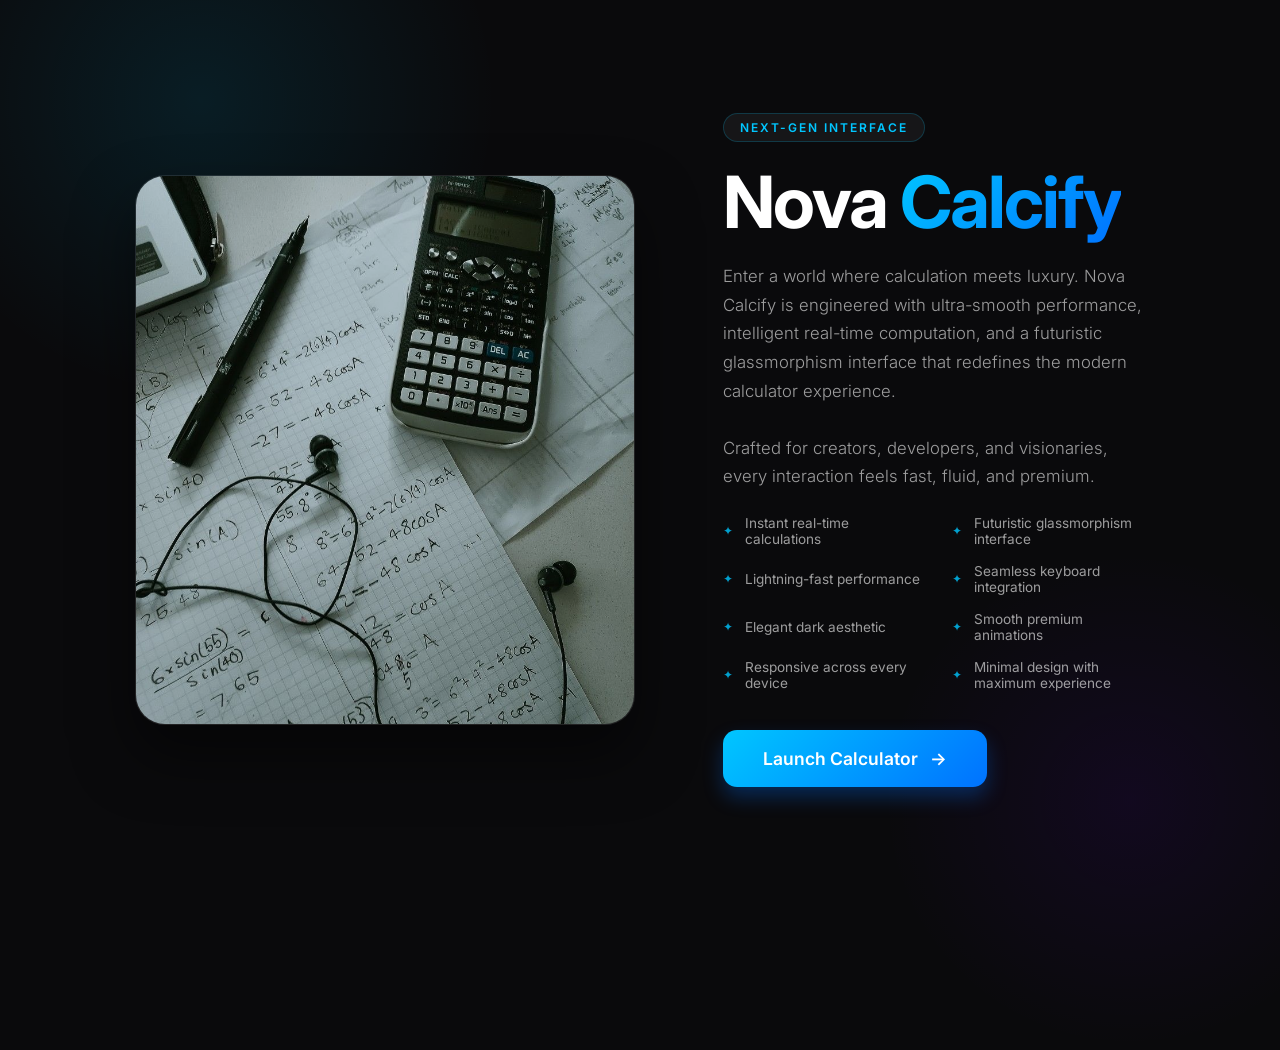
<file: Calculator/index.html>
<!DOCTYPE html>
<html lang="en">

<head>
    <meta charset="UTF-8">
    <meta name="viewport" content="width=device-width, initial-scale=1.0">
    <title>Nova Calcify | Premium Computation</title>
    <link href="https://fonts.googleapis.com/css2?family=Inter:wght@300;400;500;600;700&display=swap" rel="stylesheet">
    <link rel="stylesheet" href="style.css">
</head>

<body>
    <!-- Intro Page -->
    <div id="intro-page" class="intro-page">
        <div class="intro-container">
            <div class="intro-left">
                <div class="image-wrapper">
                    <img src="calcify.png" alt="Premium Calculator Preview">
                </div>
            </div>
            <div class="intro-right">
                <div class="badge">Next-Gen Interface</div>
                <h1>Nova <span>Calcify</span></h1>
                <p class="description">
                    Enter a world where calculation meets luxury. Nova Calcify is engineered with ultra-smooth performance, intelligent real-time computation, and a futuristic glassmorphism interface that redefines the modern calculator experience.
                    <br><br>
                    Crafted for creators, developers, and visionaries, every interaction feels fast, fluid, and premium.
                </p>
                <div class="features-list">
                    <div class="feature-item">
                        <span class="icon">✦</span>
                        <span>Instant real-time calculations</span>
                    </div>
                    <div class="feature-item">
                        <span class="icon">✦</span>
                        <span>Futuristic glassmorphism interface</span>
                    </div>
                    <div class="feature-item">
                        <span class="icon">✦</span>
                        <span>Lightning-fast performance</span>
                    </div>
                    <div class="feature-item">
                        <span class="icon">✦</span>
                        <span>Seamless keyboard integration</span>
                    </div>
                    <div class="feature-item">
                        <span class="icon">✦</span>
                        <span>Elegant dark aesthetic</span>
                    </div>
                    <div class="feature-item">
                        <span class="icon">✦</span>
                        <span>Smooth premium animations</span>
                    </div>
                    <div class="feature-item">
                        <span class="icon">✦</span>
                        <span>Responsive across every device</span>
                    </div>
                    <div class="feature-item">
                        <span class="icon">✦</span>
                        <span>Minimal design with maximum experience</span>
                    </div>
                </div>
                <button id="launch-btn" class="launch-btn">
                    Launch Calculator
                    <span class="arrow">→</span>
                </button>
            </div>
        </div>
    </div>

    <!-- Calculator Page -->
    <div id="calculator-page" class="calculator-page hidden">
        <div class="calculator-container">
            <div class="calculator-glass">
                <div class="brand-name">Nova Calcify</div>
                <div class="output">
                    <div class="previous-operand" data-previous-operand></div>
                    <div class="current-operand" data-current-operand>0</div>
                </div>

                <button class="span-two action-btn clear-btn" data-all-clear>AC</button>
                <button class="action-btn del-btn" data-delete>DEL</button>
                <button class="operator" data-operation>÷</button>

                <button data-number>7</button>
                <button data-number>8</button>
                <button data-number>9</button>
                <button class="operator" data-operation>×</button>

                <button data-number>4</button>
                <button data-number>5</button>
                <button data-number>6</button>
                <button class="operator" data-operation>−</button>

                <button data-number>1</button>
                <button data-number>2</button>
                <button data-number>3</button>
                <button class="operator" data-operation>+</button>

                <button data-number>.</button>
                <button data-number>0</button>
                <button class="span-two equals-btn" data-equals>=</button>
            </div>
            <button id="back-btn" class="back-btn">← Back to Intro</button>
        </div>
    </div>

    <script src="script.js"></script>
</body>

</html>
</file>
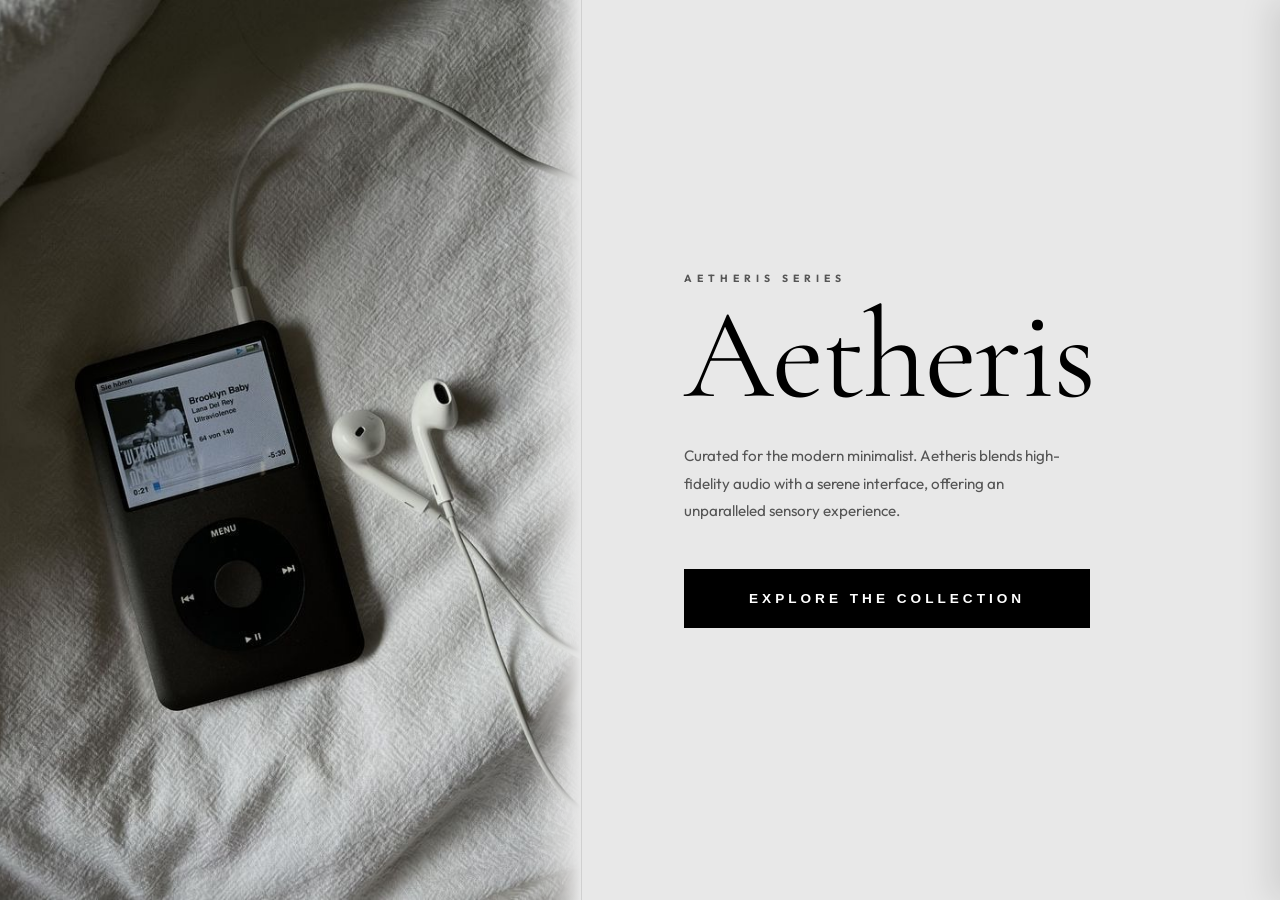
<file: CodeAlpha_Music-Player/index.html>
<!DOCTYPE html>
<html lang="en">

<head>
    <meta charset="UTF-8">
    <meta name="viewport" content="width=device-width, initial-scale=1.0">
    <title>Aetheris - Pure Sound, Refined.</title>
    <meta name="description"
        content="Experience Aetheris: A minimalist music journey defined by pure sound and refined aesthetics.">
    <link rel="stylesheet" href="style.css">
    <!-- Google Fonts -->
    <link
        href="https://fonts.googleapis.com/css2?family=Outfit:wght@300;400;600;800&family=Cormorant+Garamond:ital,wght@0,400;0,700;1,400&family=Syncopate:wght@400;700;800&display=swap"
        rel="stylesheet">
    <!-- Font Awesome -->
    <link rel="stylesheet" href="https://cdnjs.cloudflare.com/ajax/libs/font-awesome/6.4.0/css/all.min.css">
</head>

<body>
    <!-- Global Background (Organic Grain Texture) -->
    <div class="grain-overlay"></div>
    <div class="dynamic-bg" id="dynamic-bg"></div>

    <!-- 1. MINIMALIST SPLIT LANDING PAGE -->
    <section id="landing-page" class="view-section active split-view">
        <div class="landing-left">
            <div class="image-frame">
                <img src="image1.png" alt="Aetheris Minimalist" class="hero-image">
                <div class="image-mask"></div>
            </div>
        </div>
        <div class="landing-right">
            <div class="landing-content">
                <div class="brand-badge-minimal">AETHERIS SERIES</div>
                <h1 class="landing-title-refined">Aetheris</h1>
                <div class="aesthetic-info">
                    <p class="branding-statement">Curated for the modern minimalist. Aetheris blends high-fidelity audio
                        with a serene interface, offering an unparalleled sensory experience.</p>
                </div>
                <button id="enter-btn" class="enter-btn-aesthetic">
                    <span>EXPLORE THE COLLECTION</span>
                </button>
            </div>
        </div>
    </section>

    <!-- 2. PLAYER VIEW SECTION -->
    <section id="player-view" class="view-section">
        <div class="player-container-refined">
            <nav class="top-nav-refined">
                <div class="nav-left">
                    <span id="back-to-landing" class="minimal-text-back"><i class="fas fa-arrow-left"></i> BACK</span>
                </div>
                <div class="nav-center">
                    <div class="nav-brand-centered">AETHERIS</div>
                </div>
                <div class="nav-right"></div>
            </nav>

            <main class="player-card-refined" id="tilt-card">
                <div class="card-layout">
                    <!-- Left: Visuals -->
                    <div class="visual-side">
                        <div class="artwork-circle">
                            <div class="vinyl-holder" id="vinyl-wrapper">
                                <img src="art1.png" alt="Album Art" id="track-img-main">
                            </div>
                            <!-- Circular Progress -->
                            <svg class="minimal-progress" width="320" height="320">
                                <circle class="line-bg" fill="transparent" r="155" cx="160" cy="160" />
                                <circle class="line-active" id="progress-circle" fill="transparent" r="155" cx="160" cy="160" />
                            </svg>
                        </div>
                    </div>

                    <!-- Right: Info & Controls -->
                    <div class="details-side">
                        <div class="metadata-minimal">
                            <h2 id="track-title" class="serif-title">Midnight Pulse</h2>
                            <h3 id="track-artist" class="sans-artist">SynthWave Echo</h3>
                        </div>

                        <!-- Linear Progress Bar (For Interaction/Clarity) -->
                        <div class="linear-progress-container" id="linear-progress-wrapper" style="width:100%; height:4px; background:rgba(0,0,0,0.05); border-radius:10px; cursor:pointer; margin-bottom:20px;">
                            <div id="linear-progress-bar" style="height:100%; background:#000; width:0%; border-radius:10px;"></div>
                        </div>

                        <div class="playback-timer-minimal">
                            <span id="current-time">0:00</span>
                            <span class="timer-slash">/</span>
                            <span id="total-duration">0:00</span>
                        </div>

                        <!-- Minimal Pulse EQ -->
                        <div class="minimal-eq" id="visualizer">
                            <div class="eq-dot"></div><div class="eq-dot"></div><div class="eq-dot"></div><div class="eq-dot"></div>
                            <div class="eq-dot"></div><div class="eq-dot"></div><div class="eq-dot"></div><div class="eq-dot"></div>
                        </div>

                        <!-- Controls Section -->
                        <div class="controls-refined">
                            <button id="shuffle" class="utility-btn" title="Shuffle"><i class="fas fa-shuffle"></i></button>
                            <button id="prev" class="utility-btn" title="Previous"><i class="fas fa-backward"></i></button>
                            <button id="play-pause" class="master-control-btn" title="Play">
                                <i class="fas fa-play" id="play-icon"></i>
                            </button>
                            <button id="next" class="utility-btn" title="Next"><i class="fas fa-forward"></i></button>
                            <button id="repeat" class="utility-btn" title="Repeat"><i class="fas fa-repeat"></i></button>
                        </div>

                        <!-- Volume Slider -->
                        <div class="volume-slider-refined">
                            <i class="fas fa-volume-off"></i>
                            <div class="track-minimal" id="volume-wrapper">
                                <div class="fill-minimal" id="volume-slider"></div>
                            </div>
                            <i class="fas fa-volume-high"></i>
                        </div>

                        <button id="playlist-btn" class="open-queue-trigger">VIEW COLLECTION</button>
                    </div>
                </div>
            </main>
        </div>
    </section>

    <!-- Inner Playlist (inside player card) -->
    <div class="inner-playlist" id="inner-playlist">
        <div class="inner-header">
            <h3>THE COLLECTION</h3>
            <button id="close-inner-playlist">×</button>
        </div>
        <ul class="inner-song-list" id="inner-playlist-items">
            <!-- Items injected by JS -->
        </ul>
    </div>

    <script src="script.js"></script>
</body>

</html>
</file>
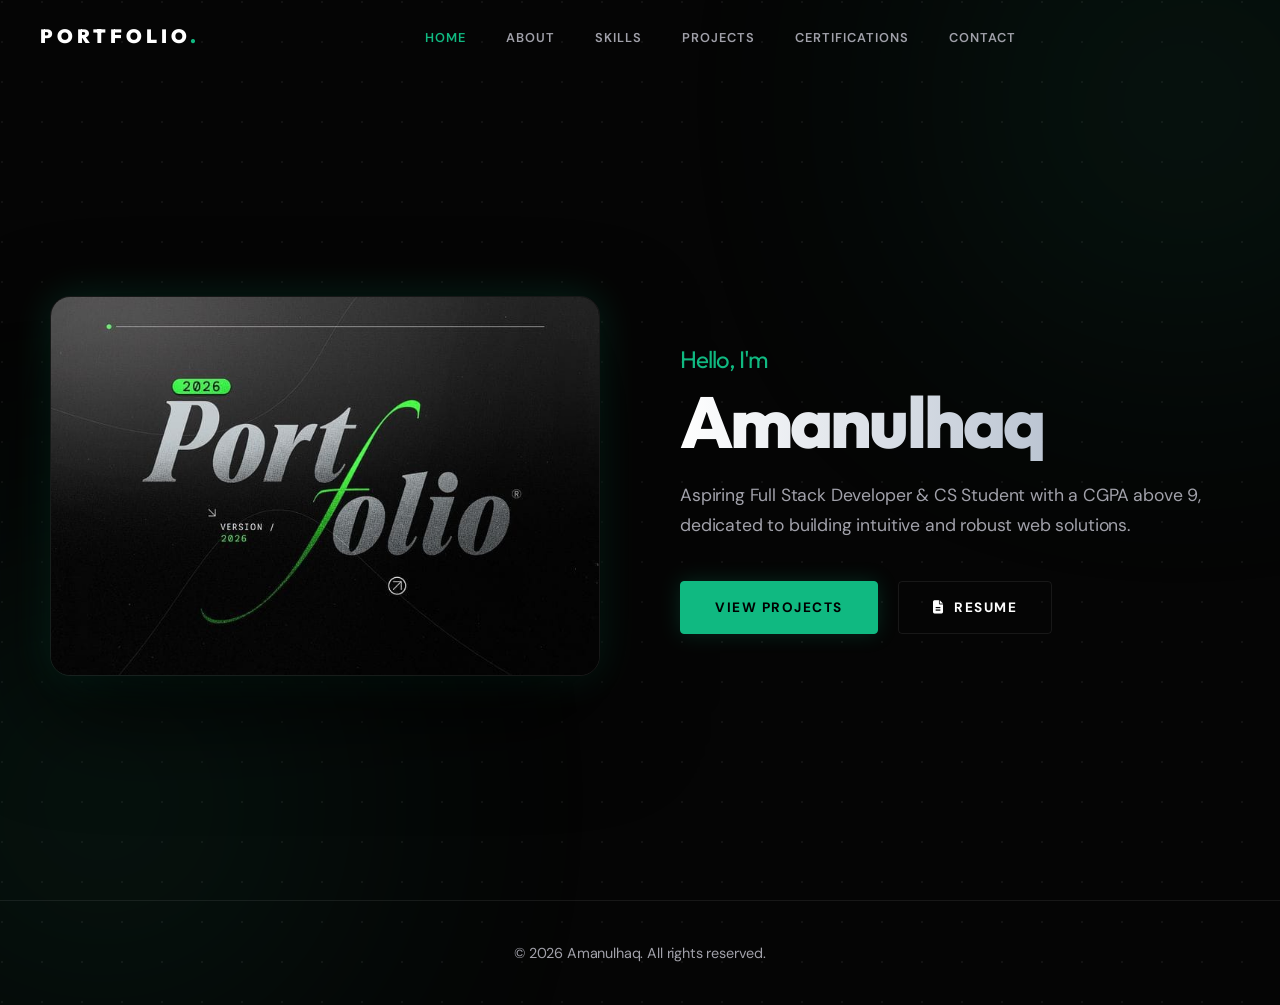
<file: CodeAlpha_Own-Portfolio/index.html>
<!DOCTYPE html>
<html lang="en">

<head>
    <meta charset="UTF-8">
    <meta name="viewport" content="width=device-width, initial-scale=1.0">
    <title>Home | Amanulhaq Portfolio</title>
    <meta name="description" content="Personal portfolio of Amanulhaq, an aspiring Full Stack Developer.">
    <!-- Fonts -->
    <link rel="preconnect" href="https://fonts.googleapis.com">
    <link rel="preconnect" href="https://fonts.gstatic.com" crossorigin>
    <link href="https://fonts.googleapis.com/css2?family=Outfit:wght@700;800;900&family=DM+Sans:ital,opsz,wght@0,9..40,100..1000;1,9..40,100..1000&display=swap" rel="stylesheet">
    <!-- Icons -->
    <link rel="stylesheet" href="https://cdnjs.cloudflare.com/ajax/libs/font-awesome/6.4.0/css/all.min.css">
    <link rel="stylesheet" href="style.css">
</head>

<body>
    <!-- Background Decor -->
    <div class="blob blob-1"></div>
    <div class="blob blob-2"></div>

    <header id="header">
        <nav class="navbar">
            <div class="logo"><a href="index.html">PORTFOLIO<span>.</span></a></div>
            <ul class="nav-links">
                <li><a href="index.html" class="active">Home</a></li>
                <li><a href="about.html">About</a></li>
                <li><a href="skills.html">Skills</a></li>
                <li><a href="projects.html">Projects</a></li>
                <li><a href="certifications.html">Certifications</a></li>
                <li><a href="contact.html">Contact</a></li>
            </ul>
            <div class="menu-btn" id="menu-btn">
                <span></span>
                <span></span>
                <span></span>
            </div>
        </nav>
    </header>

    <main class="page-content">
        <section id="hero" class="hero-section">
            <div class="container hero-grid">
                <div class="hero-visual reveal">
                    <img src="portfolioo1.jpg.jpeg" alt="Portfolio Visual">
                </div>
                <div class="hero-content">
                    <h2 class="reveal">Hello, I'm</h2>
                    <h1 class="reveal">Amanulhaq</h1>
                    <p class="reveal">Aspiring Full Stack Developer & CS Student with a CGPA above 9, dedicated to
                        building intuitive and robust web solutions.</p>
                    <div class="hero-btns reveal">
                        <a href="projects.html" class="btn btn-primary">View Projects</a>
                        <a href="resume1.jpeg" class="btn btn-outline" target="_blank"><i class="fas fa-file-alt"></i> Resume</a>
                    </div>
                </div>
            </div>
        </section>
    </main>

    <footer>
        <div class="container">
            <p>&copy; 2026 Amanulhaq. All rights reserved.</p>
        </div>
    </footer>

    <script src="script.js"></script>
</body>

</html>
</file>
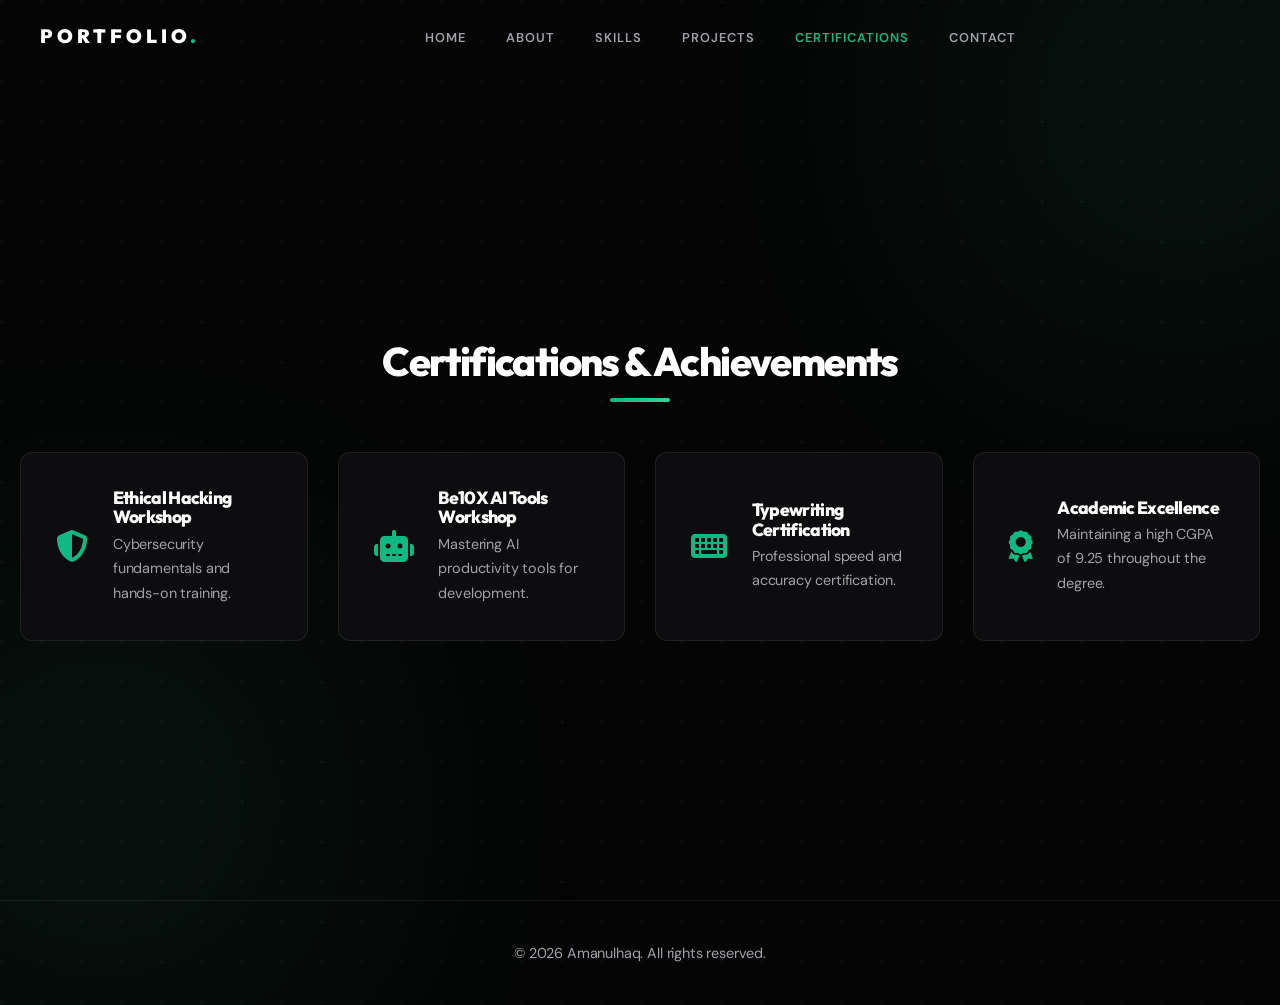
<file: CodeAlpha_Own-Portfolio/certifications.html>
<!DOCTYPE html>
<html lang="en">
<head>
    <meta charset="UTF-8">
    <meta name="viewport" content="width=device-width, initial-scale=1.0">
    <title>Certifications | Amanulhaq Portfolio</title>
    <link rel="preconnect" href="https://fonts.googleapis.com">
    <link rel="preconnect" href="https://fonts.gstatic.com" crossorigin>
    <link href="https://fonts.googleapis.com/css2?family=Outfit:wght@700;800;900&family=DM+Sans:ital,opsz,wght@0,9..40,100..1000;1,9..40,100..1000&display=swap" rel="stylesheet">
    <link rel="stylesheet" href="https://cdnjs.cloudflare.com/ajax/libs/font-awesome/6.4.0/css/all.min.css">
    <link rel="stylesheet" href="style.css">
</head>
<body>
    <div class="blob blob-1"></div>
    <div class="blob blob-2"></div>

    <header id="header" class="scrolled">
        <nav class="navbar">
            <div class="logo"><a href="index.html">PORTFOLIO<span>.</span></a></div>
            <ul class="nav-links">
                <li><a href="index.html">Home</a></li>
                <li><a href="about.html">About</a></li>
                <li><a href="skills.html">Skills</a></li>
                <li><a href="projects.html">Projects</a></li>
                <li><a href="certifications.html" class="active">Certifications</a></li>
                <li><a href="contact.html">Contact</a></li>
            </ul>
            <div class="menu-btn" id="menu-btn">
                <span></span>
                <span></span>
                <span></span>
            </div>
        </nav>
    </header>

    <main class="page-content">
        <section id="certifications" class="certifications-section section">
            <div class="container">
                <h2 class="section-title reveal active">Certifications & Achievements</h2>
                <div class="cert-grid">
                    <div class="cert-card reveal active">
                        <i class="fas fa-shield-alt"></i>
                        <div>
                            <h3>Ethical Hacking Workshop</h3>
                            <p>Cybersecurity fundamentals and hands-on training.</p>
                        </div>
                    </div>
                    <div class="cert-card reveal active">
                        <i class="fas fa-robot"></i>
                        <div>
                            <h3>Be10X AI Tools Workshop</h3>
                            <p>Mastering AI productivity tools for development.</p>
                        </div>
                    </div>
                    <div class="cert-card reveal active">
                        <i class="fas fa-keyboard"></i>
                        <div>
                            <h3>Typewriting Certification</h3>
                            <p>Professional speed and accuracy certification.</p>
                        </div>
                    </div>
                    <div class="cert-card reveal active">
                        <i class="fas fa-award"></i>
                        <div>
                            <h3>Academic Excellence</h3>
                            <p>Maintaining a high CGPA of 9.25 throughout the degree.</p>
                        </div>
                    </div>
                </div>
            </div>
        </section>
    </main>

    <footer>
        <div class="container">
            <p>&copy; 2026 Amanulhaq. All rights reserved.</p>
        </div>
    </footer>

    <script src="script.js"></script>
</body>
</html>
</file>
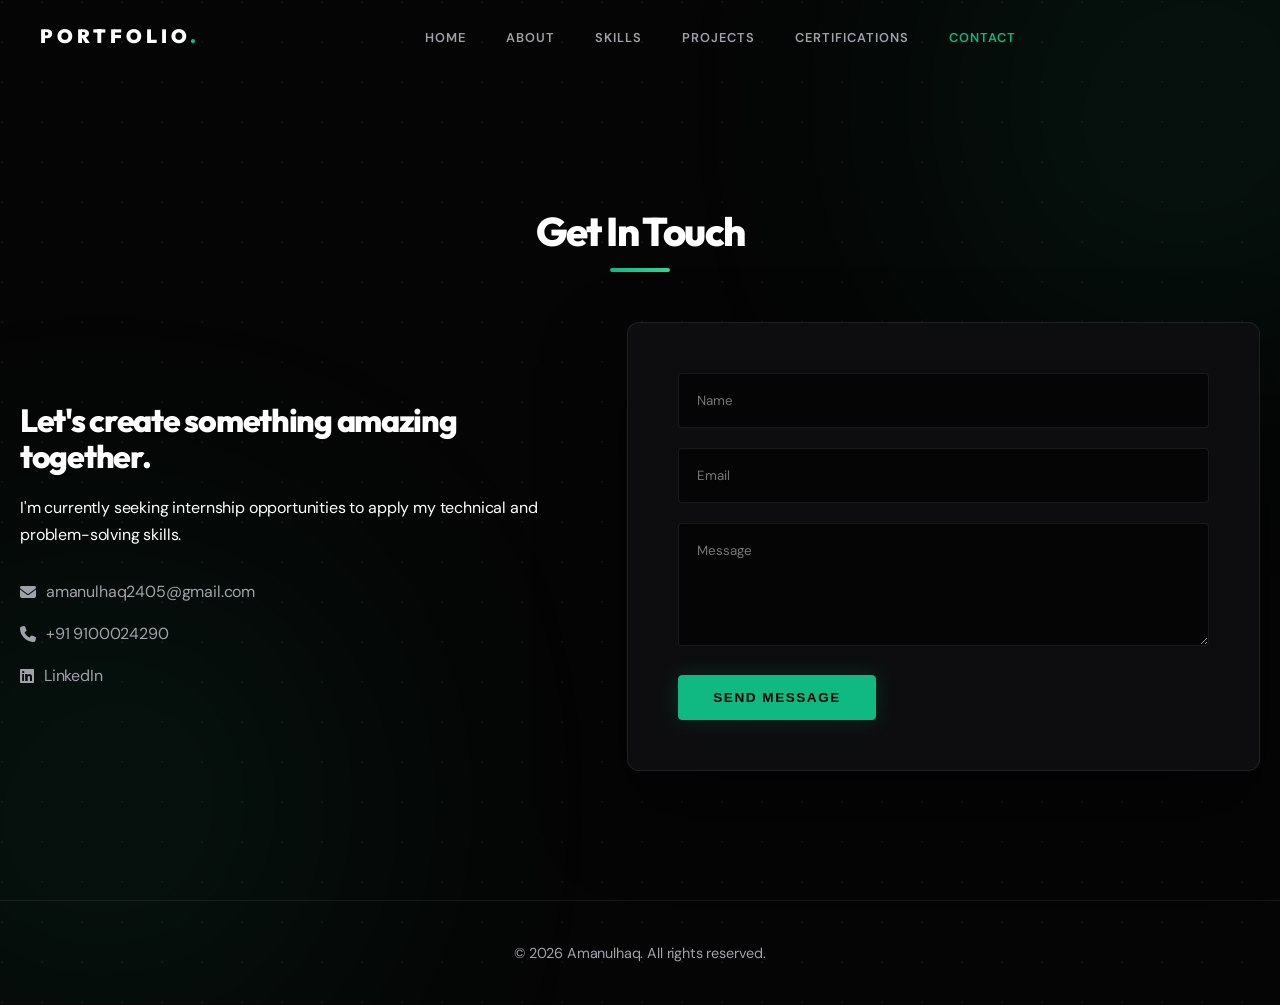
<file: CodeAlpha_Own-Portfolio/contact.html>
<!DOCTYPE html>
<html lang="en">
<head>
    <meta charset="UTF-8">
    <meta name="viewport" content="width=device-width, initial-scale=1.0">
    <title>Contact | Amanulhaq Portfolio</title>
    <link rel="preconnect" href="https://fonts.googleapis.com">
    <link rel="preconnect" href="https://fonts.gstatic.com" crossorigin>
    <link href="https://fonts.googleapis.com/css2?family=Outfit:wght@700;800;900&family=DM+Sans:ital,opsz,wght@0,9..40,100..1000;1,9..40,100..1000&display=swap" rel="stylesheet">
    <link rel="stylesheet" href="https://cdnjs.cloudflare.com/ajax/libs/font-awesome/6.4.0/css/all.min.css">
    <link rel="stylesheet" href="style.css">
</head>
<body>
    <div class="blob blob-1"></div>
    <div class="blob blob-2"></div>

    <header id="header" class="scrolled">
        <nav class="navbar">
            <div class="logo"><a href="index.html">PORTFOLIO<span>.</span></a></div>
            <ul class="nav-links">
                <li><a href="index.html">Home</a></li>
                <li><a href="about.html">About</a></li>
                <li><a href="skills.html">Skills</a></li>
                <li><a href="projects.html">Projects</a></li>
                <li><a href="certifications.html">Certifications</a></li>
                <li><a href="contact.html" class="active">Contact</a></li>
            </ul>
            <div class="menu-btn" id="menu-btn">
                <span></span>
                <span></span>
                <span></span>
            </div>
        </nav>
    </header>

    <main class="page-content">
        <section id="contact" class="contact-section section">
            <div class="container">
                <h2 class="section-title reveal active">Get In Touch</h2>
                <div class="contact-wrapper reveal active">
                    <div class="contact-info">
                        <h3>Let's create something amazing together.</h3>
                        <p>I'm currently seeking internship opportunities to apply my technical and problem-solving skills.</p>
                        <div class="contact-links">
                            <a href="mailto:amanulhaq2405@gmail.com"><i class="fas fa-envelope"></i> amanulhaq2405@gmail.com</a>
                            <a href="tel:9100024290"><i class="fas fa-phone"></i> +91 9100024290</a>
                            <a href="https://linkedin.com/in/mohd-abdul-amanulhaq-6190053b3" target="_blank"><i class="fab fa-linkedin"></i> LinkedIn</a>
                        </div>
                    </div>
                    <form class="contact-form">
                        <div class="form-group">
                            <input type="text" placeholder="Name" required>
                        </div>
                        <div class="form-group">
                            <input type="email" placeholder="Email" required>
                        </div>
                        <div class="form-group">
                            <textarea placeholder="Message" rows="5" required></textarea>
                        </div>
                        <button type="submit" class="btn btn-primary">Send Message</button>
                    </form>
                </div>
            </div>
        </section>
    </main>

    <footer>
        <div class="container">
            <p>&copy; 2026 Amanulhaq. All rights reserved.</p>
        </div>
    </footer>

    <script src="script.js"></script>
</body>
</html>
</file>
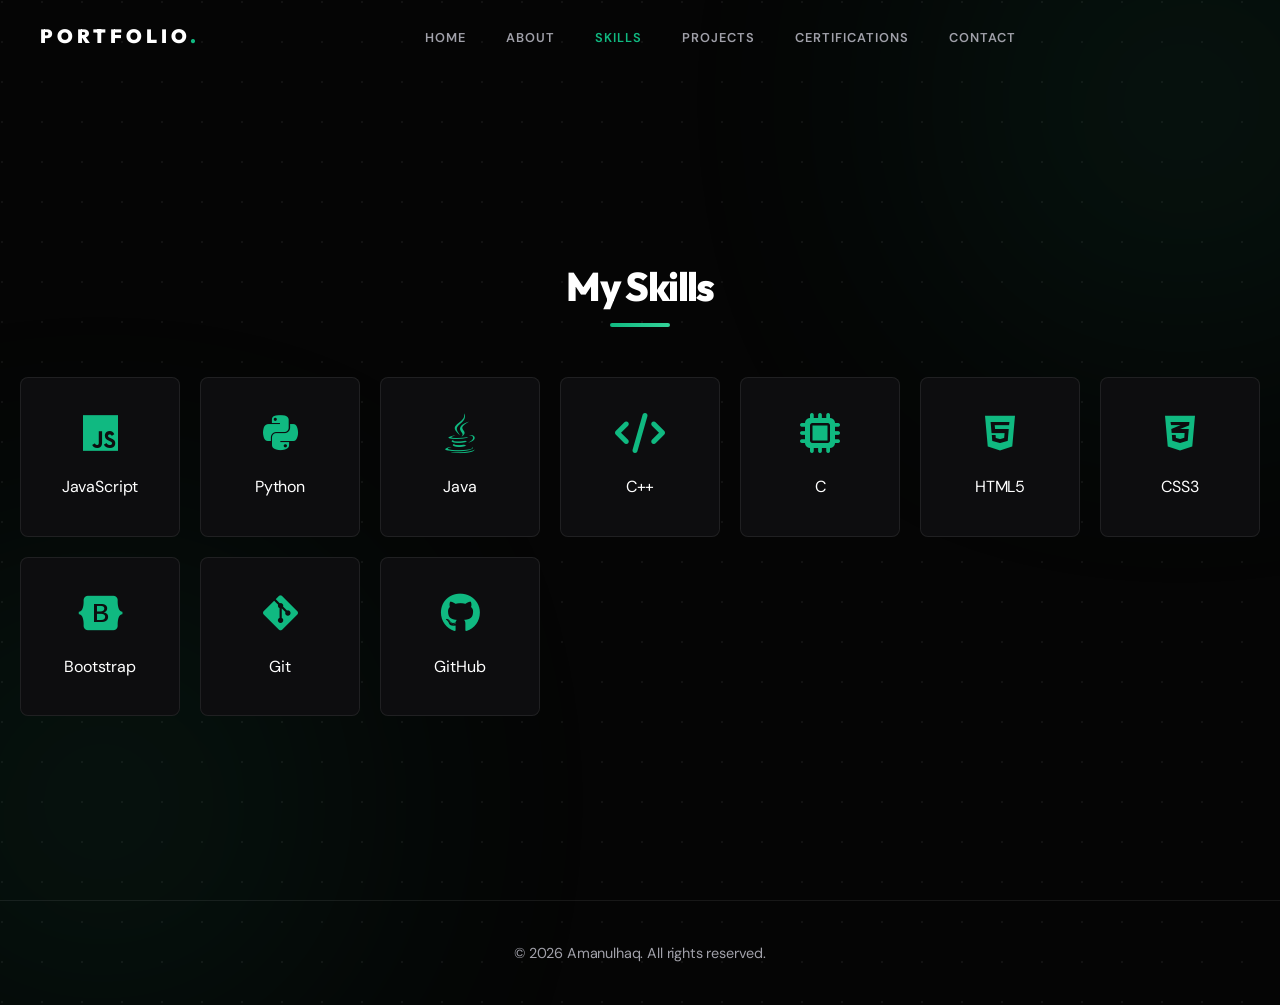
<file: CodeAlpha_Own-Portfolio/skills.html>
<!DOCTYPE html>
<html lang="en">
<head>
    <meta charset="UTF-8">
    <meta name="viewport" content="width=device-width, initial-scale=1.0">
    <title>Skills | Amanulhaq Portfolio</title>
    <link rel="preconnect" href="https://fonts.googleapis.com">
    <link rel="preconnect" href="https://fonts.gstatic.com" crossorigin>
    <link href="https://fonts.googleapis.com/css2?family=Outfit:wght@700;800;900&family=DM+Sans:ital,opsz,wght@0,9..40,100..1000;1,9..40,100..1000&display=swap" rel="stylesheet">
    <link rel="stylesheet" href="https://cdnjs.cloudflare.com/ajax/libs/font-awesome/6.4.0/css/all.min.css">
    <link rel="stylesheet" href="style.css">
</head>
<body>
    <div class="blob blob-1"></div>
    <div class="blob blob-2"></div>

    <header id="header" class="scrolled">
        <nav class="navbar">
            <div class="logo"><a href="index.html">PORTFOLIO<span>.</span></a></div>
            <ul class="nav-links">
                <li><a href="index.html">Home</a></li>
                <li><a href="about.html">About</a></li>
                <li><a href="skills.html" class="active">Skills</a></li>
                <li><a href="projects.html">Projects</a></li>
                <li><a href="certifications.html">Certifications</a></li>
                <li><a href="contact.html">Contact</a></li>
            </ul>
            <div class="menu-btn" id="menu-btn">
                <span></span>
                <span></span>
                <span></span>
            </div>
        </nav>
    </header>

    <main class="page-content">
        <section id="skills" class="skills-section section">
            <div class="container">
                <h2 class="section-title reveal active">My Skills</h2>
                <div class="skills-grid">
                    <div class="skill-card reveal active">
                        <i class="fab fa-js"></i>
                        <span>JavaScript</span>
                    </div>
                    <div class="skill-card reveal active">
                        <i class="fab fa-python"></i>
                        <span>Python</span>
                    </div>
                    <div class="skill-card reveal active">
                        <i class="fab fa-java"></i>
                        <span>Java</span>
                    </div>
                    <div class="skill-card reveal active">
                        <i class="fas fa-code"></i>
                        <span>C++</span>
                    </div>
                    <div class="skill-card reveal active">
                        <i class="fas fa-microchip"></i>
                        <span>C</span>
                    </div>
                    <div class="skill-card reveal active">
                        <i class="fab fa-html5"></i>
                        <span>HTML5</span>
                    </div>
                    <div class="skill-card reveal active">
                        <i class="fab fa-css3-alt"></i>
                        <span>CSS3</span>
                    </div>
                    <div class="skill-card reveal active">
                        <i class="fab fa-bootstrap"></i>
                        <span>Bootstrap</span>
                    </div>
                    <div class="skill-card reveal active">
                        <i class="fab fa-git-alt"></i>
                        <span>Git</span>
                    </div>
                    <div class="skill-card reveal active">
                        <i class="fab fa-github"></i>
                        <span>GitHub</span>
                    </div>
                </div>
            </div>
        </section>
    </main>

    <footer>
        <div class="container">
            <p>&copy; 2026 Amanulhaq. All rights reserved.</p>
        </div>
    </footer>

    <script src="script.js"></script>
</body>
</html>
</file>
<file: Calculator/style.css>
:root {
    --bg-premium: #0a0a0c;
    --accent-blue: #00c6ff;
    --accent-purple: #7000ff;
    --glass-bg: rgba(255, 255, 255, 0.03);
    --glass-border: rgba(255, 255, 255, 0.08);
    --text-primary: #ffffff;
    --text-secondary: rgba(255, 255, 255, 0.6);
    --btn-gradient: linear-gradient(135deg, #00c6ff 0%, #0072ff 100%);
}

* {
    box-sizing: border-box;
    margin: 0;
    padding: 0;
    font-family: 'Inter', sans-serif;
}

body {
    background-color: var(--bg-premium);
    color: var(--text-primary);
    overflow: hidden;
    height: 100vh;
    width: 100vw;
}

/* Background Gradients */
body::before {
    content: '';
    position: absolute;
    width: 600px;
    height: 600px;
    background: radial-gradient(circle, rgba(0, 198, 255, 0.1) 0%, transparent 70%);
    top: -200px;
    left: -100px;
    z-index: -1;
}

body::after {
    content: '';
    position: absolute;
    width: 500px;
    height: 500px;
    background: radial-gradient(circle, rgba(112, 0, 255, 0.08) 0%, transparent 70%);
    bottom: -150px;
    right: -100px;
    z-index: -1;
}

.hidden {
    display: none !important;
}

/* Intro Page Styles */
.intro-page {
    height: 100vh;
    display: flex;
    align-items: center;
    justify-content: center;
    padding: 0 10%;
    animation: fadeIn 0.8s ease-out;
}

.intro-container {
    display: grid;
    grid-template-columns: 1.2fr 1fr;
    gap: 80px;
    align-items: center;
    max-width: 1200px;
    width: 100%;
}

.intro-left {
    position: relative;
    display: flex;
    justify-content: center;
    align-items: center;
}

.image-wrapper {
    position: relative;
    width: 100%;
    max-width: 500px;
    max-height: 550px;
    border-radius: 30px;
    overflow: hidden;
    box-shadow: 0 30px 60px rgba(0,0,0,0.5);
    border: 1px solid var(--glass-border);
    transition: transform 0.5s ease;
    display: flex;
    justify-content: center;
    align-items: center;
    background: rgba(255,255,255,0.02);
}

.image-wrapper:hover {
    transform: translateY(-10px) rotate(-1deg);
}

.image-wrapper img {
    width: 100%;
    height: 100%;
    object-fit: cover;
    display: block;
    filter: brightness(0.9);
}

.intro-right {
    display: flex;
    flex-direction: column;
    gap: 24px;
}

.badge {
    background: rgba(255,255,255,0.05);
    padding: 6px 16px;
    border-radius: 100px;
    font-size: 0.75rem;
    font-weight: 600;
    text-transform: uppercase;
    letter-spacing: 2px;
    color: var(--accent-blue);
    width: fit-content;
    border: 1px solid rgba(0, 198, 255, 0.2);
}

h1 {
    font-size: 4.5rem;
    font-weight: 700;
    line-height: 1;
    letter-spacing: -2px;
}

h1 span {
    color: var(--accent-blue);
    background: var(--btn-gradient);
    -webkit-background-clip: text;
    -webkit-text-fill-color: transparent;
}

.description {
    font-size: 1.05rem;
    color: var(--text-secondary);
    line-height: 1.7;
    max-width: 550px;
    font-weight: 300;
}

.features-list {
    display: grid;
    grid-template-columns: repeat(2, 1fr);
    gap: 16px 30px;
    margin-bottom: 15px;
    max-width: 600px;
}

.feature-item {
    display: flex;
    align-items: center;
    gap: 12px;
    font-size: 0.85rem;
    color: var(--text-secondary);
    font-weight: 400;
    transition: color 0.3s ease;
}

.feature-item:hover {
    color: var(--text-primary);
}

.feature-item .icon {
    color: var(--accent-blue);
    font-size: 0.75rem;
    opacity: 0.8;
}

.launch-btn {
    background: var(--btn-gradient);
    color: white;
    border: none;
    padding: 18px 40px;
    border-radius: 14px;
    font-size: 1.1rem;
    font-weight: 600;
    cursor: pointer;
    width: fit-content;
    display: flex;
    align-items: center;
    gap: 12px;
    transition: all 0.3s cubic-bezier(0.175, 0.885, 0.32, 1.275);
    box-shadow: 0 10px 20px rgba(0, 114, 255, 0.3);
}

.launch-btn:hover {
    transform: scale(1.05);
    box-shadow: 0 15px 30px rgba(0, 114, 255, 0.5);
}

.launch-btn .arrow {
    transition: transform 0.3s ease;
}

.launch-btn:hover .arrow {
    transform: translateX(5px);
}

/* Calculator Page Styles */
.calculator-page {
    height: 100vh;
    display: flex;
    flex-direction: column;
    align-items: center;
    justify-content: center;
    animation: slideUp 0.6s cubic-bezier(0.23, 1, 0.32, 1);
}

.calculator-container {
    display: flex;
    flex-direction: column;
    align-items: center;
    gap: 30px;
}

.calculator-glass {
    background: linear-gradient(145deg, rgba(255, 255, 255, 0.05), rgba(255, 255, 255, 0.01));
    backdrop-filter: blur(25px);
    -webkit-backdrop-filter: blur(25px);
    border-radius: 35px;
    border: 1px solid rgba(255, 255, 255, 0.1);
    padding: 25px;
    width: 340px;
    display: grid;
    grid-template-columns: repeat(4, 1fr);
    grid-auto-rows: minmax(65px, auto);
    gap: 12px;
    box-shadow: 
        0 40px 80px rgba(0,0,0,0.7),
        inset 0 1px 1px rgba(255,255,255,0.1);
    position: relative;
}

.brand-name {
    grid-column: 1 / -1;
    text-align: center;
    font-size: 0.8rem;
    text-transform: uppercase;
    letter-spacing: 6px;
    color: rgba(255, 255, 255, 0.7);
    margin-bottom: 15px;
    font-weight: 700;
    pointer-events: none;
    text-shadow: 0 1px 2px rgba(0,0,0,0.5);
}

/* Display Screen */
.output {
    grid-column: 1 / -1;
    background: #050505;
    border-radius: 18px;
    padding: 20px;
    display: flex;
    flex-direction: column;
    align-items: flex-end;
    justify-content: space-between;
    margin-bottom: 10px;
    border: 1px solid rgba(255,255,255,0.05);
    height: 110px;
    box-shadow: 
        inset 0 10px 20px rgba(0,0,0,0.5),
        0 1px 0 rgba(255,255,255,0.05);
    position: relative;
    overflow: hidden;
}

.output::after {
    content: '';
    position: absolute;
    top: -50%;
    left: -50%;
    width: 200%;
    height: 200%;
    background: linear-gradient(45deg, transparent 45%, rgba(255,255,255,0.03) 50%, transparent 55%);
    pointer-events: none;
}

.previous-operand {
    color: var(--accent-blue);
    font-size: 0.85rem;
    min-height: 1.2rem;
    opacity: 0.6;
    font-family: 'Inter', sans-serif;
    letter-spacing: 1px;
}

.current-operand {
    color: var(--text-primary);
    font-size: 2.6rem;
    font-weight: 300;
    letter-spacing: -1px;
    text-shadow: 0 0 20px rgba(255,255,255,0.1);
}

/* Tactile Buttons */
.calculator-glass button {
    cursor: pointer;
    font-size: 1.25rem;
    border: 1px solid rgba(255, 255, 255, 0.05);
    background: linear-gradient(145deg, rgba(255, 255, 255, 0.08), rgba(255, 255, 255, 0.02));
    color: white;
    border-radius: 18px;
    transition: all 0.15s cubic-bezier(0.4, 0, 0.2, 1);
    box-shadow: 
        0 3px 6px rgba(0,0,0,0.3),
        inset 0 1px 1px rgba(255,255,255,0.1);
    display: flex;
    align-items: center;
    justify-content: center;
}

.calculator-glass button:hover {
    background: linear-gradient(145deg, rgba(255, 255, 255, 0.12), rgba(255, 255, 255, 0.05));
    transform: translateY(-2px);
    box-shadow: 0 8px 15px rgba(0,0,0,0.4);
}

.calculator-glass button:active {
    transform: translateY(2px);
    box-shadow: 
        0 2px 4px rgba(0,0,0,0.2),
        inset 0 2px 5px rgba(0,0,0,0.5);
    background: rgba(255, 255, 255, 0.02);
}

.operator { 
    color: var(--accent-blue) !important; 
    font-weight: 500;
    background: rgba(0, 198, 255, 0.05) !important;
}

.clear-btn { 
    color: #ff4b2b !important; 
    background: rgba(255, 75, 43, 0.05) !important;
}

.equals-btn { 
    background: var(--btn-gradient) !important; 
    border: none !important;
    font-weight: 600;
    box-shadow: 0 10px 20px rgba(0, 114, 255, 0.3) !important;
}

.equals-btn:hover {
    box-shadow: 0 15px 30px rgba(0, 114, 255, 0.5) !important;
}

.span-two { grid-column: span 2; }

.back-btn {
    background: transparent;
    color: var(--text-secondary);
    border: 1px solid var(--glass-border);
    padding: 10px 20px;
    border-radius: 10px;
    cursor: pointer;
    font-size: 0.9rem;
    transition: all 0.3s ease;
}

.back-btn:hover {
    color: white;
    border-color: rgba(255,255,255,0.3);
    background: rgba(255,255,255,0.05);
}

/* Animations */
@keyframes fadeIn {
    from { opacity: 0; }
    to { opacity: 1; }
}

@keyframes slideUp {
    from { opacity: 0; transform: translateY(30px); }
    to { opacity: 1; transform: translateY(0); }
}

/* Keyboard Active Class */
.keyboard-active {
    background: rgba(255, 255, 255, 0.2) !important;
    transform: scale(0.9) !important;
}

/* Responsive */
@media (max-width: 900px) {
    .intro-container {
        grid-template-columns: 1fr;
        text-align: center;
        gap: 40px;
    }
    
    .intro-right {
        align-items: center;
    }
    
    h1 { font-size: 3rem; }
    
    .intro-left {
        order: 2;
    }
}
</file>
<file: CodeAlpha_Music-Player/style.css>
:root {
    --bg-global: #e8e8e8; /* Silvery Stone (Premium/Realistic) */
    --bg-card: #ffffff;
    --text-main: #000000;
    --text-muted: #555555;
    --accent: #000000; /* High Contrast Black */
    --border-soft: rgba(0, 0, 0, 0.1);
    --shadow-deep: 0 40px 100px rgba(0, 0, 0, 0.08);
    --transition-speed: 0.8s;
    --linear-bg: #000000;
    --linear-fill: #000000;
}

/* Inner Playlist (inside player card) */
.inner-playlist {
    position: absolute;
    top: 0;
    right: 0;
    width: 100%;
    max-width: 300px;
    height: 100%;
    background: var(--bg-card);
    padding: 30px 20px;
    box-shadow: -10px 0 30px rgba(0,0,0,0.1);
    transform: translateX(100%);
    transition: transform 0.3s ease;
    overflow-y: auto;
    z-index: 5;
}
.inner-playlist.active {
    transform: translateX(0);
}
.inner-header {
    display: flex;
    justify-content: space-between;
    align-items: center;
    margin-bottom: 20px;
}
.inner-header h3 {
    font-family: 'Syncopate', sans-serif;
    font-size: 0.85rem;
    letter-spacing: 4px;
    margin: 0;
    color: var(--text-main);
}
.inner-header button {
    background: none;
    border: none;
    font-size: 1.2rem;
    cursor: pointer;
    color: var(--text-main);
}
.inner-song-list li {
    list-style: none;
    padding: 15px 0;
    border-bottom: 1px solid var(--border-soft);
    cursor: pointer;
    transition: background 0.2s;
}
.inner-song-list li:hover {
    background: rgba(0,0,0,0.05);
}
.inner-song-list li.active {
    font-weight: 700;
    color: var(--accent);
    border-left: 4px solid var(--accent);
    padding-left: 10px;
}
/* Linear Progress Bar */
.linear-progress-container {
    width: 100%;
    height: 4px;
    background: rgba(0,0,0,0.05);
    border-radius: 2px;
    overflow: hidden;
    margin-bottom: 20px;
    cursor: pointer;
}
.linear-progress-bar {
    height: 100%;
    width: 0%;
    background: var(--accent);
    transition: width 0.1s linear;
}

* {
    margin: 0;
    padding: 0;
    box-sizing: border-box;
}

body {
    font-family: 'Outfit', sans-serif;
    background-color: var(--bg-global);
    color: var(--text-main);
    height: 100vh;
    overflow: hidden;
}

/* Organic Grain Overlay */
.grain-overlay {
    position: fixed;
    top: 0; left: 0; width: 100%; height: 100%;
    z-index: 1000; pointer-events: none; opacity: 0.06;
    background-image: url('https://grainy-gradients.vercel.app/noise.svg');
}

/* View Sections */
.view-section {
    position: absolute; top: 0; left: 0; width: 100%; height: 100%;
    display: none; opacity: 0;
    transition: opacity var(--transition-speed) ease, transform var(--transition-speed) ease;
}

.view-section.active {
    display: flex; opacity: 1;
}

/* Landing Page (High Contrast Split) */
.split-view { 
    flex-direction: row; 
    background-color: var(--bg-global);
}

.landing-left {
    flex: 1; 
    height: 100%;
    display: flex;
    justify-content: center;
    align-items: center;
    background-color: #000;
    overflow: hidden;
}

.image-frame { width: 100%; height: 100%; position: relative; }
.hero-image {
    width: 100%; height: 100%;
    object-fit: cover;
    animation: slowZoomRotate 40s infinite alternate ease-in-out;
}

@keyframes slowZoomRotate {
    from { transform: scale(1); }
    to { transform: scale(1.1) rotate(1deg); }
}

.image-mask {
    position: absolute; top: 0; left: 0; width: 100%; height: 100%;
    background: linear-gradient(to right, transparent 90%, var(--bg-global));
}

.landing-right {
    flex: 0.85; 
    height: 100%;
    display: flex; 
    align-items: center;
    padding: 0 8%;
    border-left: 1px solid rgba(0,0,0,0.1);
}

.brand-badge-minimal {
    font-size: 0.65rem; letter-spacing: 5px; font-weight: 700;
    color: var(--text-muted); margin-bottom: 20px;
}

.landing-title-refined {
    font-family: 'Cormorant Garamond', serif;
    font-size: 8rem; font-weight: 400; line-height: 0.8;
    margin-bottom: 35px; letter-spacing: -2px;
}

.branding-statement {
    font-size: 0.95rem; line-height: 1.8; color: var(--text-muted);
    max-width: 400px; margin-bottom: 45px;
}

.enter-btn-aesthetic {
    background: #000; color: #fff; border: none;
    padding: 22px 65px; font-size: 0.85rem; letter-spacing: 4px;
    font-weight: 700; cursor: pointer;
    transition: all 0.4s ease;
}

/* Player Interface (Premium Dark Background) */
#player-view {
    justify-content: center;
    align-items: center;
    flex-direction: column;
    background: linear-gradient(135deg, #1c1c1c 0%, #050505 100%);
}

.top-nav-refined {
    width: 100%;
    max-width: 1000px;
    display: grid;
    grid-template-columns: 1fr auto 1fr;
    align-items: center;
    margin-bottom: 30px;
    padding: 0 20px;
}
.nav-left { display: flex; justify-content: flex-start; }
.nav-center { display: flex; justify-content: center; }
.nav-right { display: flex; justify-content: flex-end; }

.minimal-text-back {
    font-size: 0.75rem;
    letter-spacing: 3px;
    color: rgba(255, 255, 255, 0.5);
    text-transform: uppercase;
    cursor: pointer;
    transition: 0.3s;
}
.minimal-text-back:hover { color: #fff; }

.nav-brand-centered { 
    font-family: 'Syncopate', sans-serif; 
    font-size: 0.8rem; 
    letter-spacing: 12px; 
    font-weight: 800; 
    color: #fff;
    opacity: 0.8;
}

.player-card-refined {
    background: var(--bg-card);
    border-radius: 8px;
    padding: 50px 70px;
    box-shadow: 0 40px 100px rgba(0,0,0,0.5);
    border: 1px solid var(--border-soft);
    position: relative;
    overflow: hidden;
}

.card-layout { display: flex; gap: 60px; align-items: center; }

/* Visual Side: Progress Bar Separation */
.artwork-circle { position: relative; width: 320px; height: 320px; }
.vinyl-holder {
    width: 100%; height: 100%; border-radius: 50%; overflow: hidden;
    border: 2px solid #000; /* Sharp border for the vinyl */
    box-shadow: 0 20px 60px rgba(0,0,0,0.1);
}
.vinyl-holder img { width: 100%; height: 100%; object-fit: cover; }

.minimal-progress { position: absolute; top: 0; left: 0; transform: rotate(-90deg); }
.line-bg { stroke: rgba(0,0,0,0.08); stroke-width: 3; } /* More visible track */
.line-active { stroke: #000; stroke-width: 4; transition: stroke-dashoffset 0.1s linear; }

/* Details Side: Contrasted Controls */
.serif-title { font-family: 'Cormorant Garamond', serif; font-size: 3.5rem; font-weight: 400; margin-bottom: 5px; color: #000; }
.sans-artist { font-size: 0.85rem; letter-spacing: 5px; color: #000; font-weight: 700; text-transform: uppercase; margin-bottom: 40px; opacity: 0.6; }

/* Minimal EQ Dots: High Contrast */
.minimal-eq { display: flex; gap: 8px; height: 10px; margin-bottom: 40px; }
.eq-dot { width: 4px; height: 4px; background: #000; border-radius: 50%; opacity: 0.4; }
.playing .eq-dot { animation: pulseDot 1s infinite ease-in-out; }

.playback-timer-minimal { font-size: 0.8rem; letter-spacing: 3px; font-weight: 800; color: #000; opacity: 0.4; margin-bottom: 35px; }

/* Separated Controls Section */
.controls-refined { 
    display: flex; 
    align-items: center; 
    gap: 40px; 
    margin-bottom: 50px;
    background: rgba(0,0,0,0.02); /* Light background for controls area */
    padding: 15px 30px;
    border-radius: 40px;
}

.utility-btn { background: none; border: none; font-size: 1.1rem; color: #000; cursor: pointer; opacity: 0.4; transition: 0.3s; }
.utility-btn:hover { opacity: 1; transform: scale(1.1); }
.utility-btn.active { opacity: 1; color: var(--accent); }

.master-control-btn {
    width: 70px; height: 70px; border-radius: 50%; background: #000; color: #fff;
    border: none; cursor: pointer; display: flex; justify-content: center; align-items: center;
    font-size: 1.2rem; transition: 0.3s;
    box-shadow: 0 10px 20px rgba(0,0,0,0.2);
}
.master-control-btn:hover { transform: scale(1.1); box-shadow: 0 15px 30px rgba(0,0,0,0.3); }

/* Volume Slider: High Visibility */
.volume-slider-refined { 
    display: flex; 
    align-items: center; 
    gap: 20px; 
    margin-bottom: 50px; 
    background: rgba(0,0,0,0.02);
    padding: 10px 20px;
    border-radius: 20px;
}

.track-minimal { flex: 1; width: 160px; height: 3px; background: rgba(0,0,0,0.1); cursor: pointer; border-radius: 10px; }
.fill-minimal { height: 100%; background: #000; border-radius: 10px; box-shadow: 0 0 5px rgba(0,0,0,0.2); }

.open-queue-trigger {
    background: #000; color: #fff; border: none;
    padding: 15px 40px; font-size: 0.7rem; letter-spacing: 3px;
    font-weight: 700; cursor: pointer; transition: 0.3s;
    width: 100%;
    text-align: center;
}
.open-queue-trigger:hover { background: #333; }

/* Playlist Sidebar: Refined Contrast */
.playlist-overlay {
    position: fixed; top: 0; left: 0; width: 100%; height: 100%;
    background: rgba(0, 0, 0, 0.4); backdrop-filter: blur(10px);
    z-index: 1000; visibility: hidden; opacity: 0; transition: 0.5s;
}

.playlist-overlay.active { visibility: visible; opacity: 1; }
.sidebar-minimal {
    position: absolute; right: 0; top: 0; width: 480px; height: 100%;
    background: #fff; padding: 100px 60px; box-shadow: -20px 0 60px rgba(0,0,0,0.1);
}

.sidebar-header-minimal h3 { font-family: 'Syncopate', sans-serif; font-size: 0.75rem; letter-spacing: 8px; margin-bottom: 60px; color: #000; font-weight: 800; }
.song-list-minimal li { list-style: none; padding: 25px 0; border-bottom: 1px solid var(--border-soft); cursor: pointer; transition: 0.3s; }
.song-list-minimal li:hover { padding-left: 15px; background: rgba(0,0,0,0.02); }
.song-list-minimal li.active { font-weight: 800; border-bottom: 2px solid #000; color: #000; }

/* Responsive Adjustments */
@media (max-width: 1100px) {
    .split-view { flex-direction: column; overflow-y: auto; }
    .landing-left { flex: none; height: 45vh; width: 100%; }
    .landing-right { padding: 60px 40px; border-left: none; }
    .landing-title-refined { font-size: 5rem; }
    .card-layout { flex-direction: column; gap: 50px; }
    .player-card-refined { padding: 40px; width: 95%; }
}
</file>
<file: CodeAlpha_Own-Portfolio/style.css>
:root {
    /* Premium Color Palette */
    --bg-dark: #050505;
    --bg-card: rgba(255, 255, 255, 0.03);
    --primary: #10b981; /* Mint/Emerald accent from user image */
    --primary-glow: rgba(16, 185, 129, 0.2);
    --secondary: #34d399;
    --text-main: #ffffff;
    --text-dim: #a1a1aa;
    --glass-border: rgba(255, 255, 255, 0.08);
    --glass-shadow: 0 20px 50px rgba(0, 0, 0, 0.5);
    
    /* Spacing */
    --container-width: 1300px;
}

* {
    margin: 0;
    padding: 0;
    box-sizing: border-box;
}

html {
    scroll-behavior: smooth;
}

body {
    background-color: var(--bg-dark);
    color: var(--text-main);
    font-family: 'DM Sans', sans-serif;
    line-height: 1.7;
    font-weight: 400;
    letter-spacing: -0.01em;
    overflow-x: hidden;
    /* Noise Texture Overlay */
    background-image: 
        radial-gradient(circle at 2px 2px, rgba(255,255,255,0.05) 1px, transparent 0);
    background-size: 40px 40px;
}

h1, h2, h3 {
    font-family: 'Outfit', sans-serif;
    font-weight: 800;
    letter-spacing: -0.04em;
    line-height: 1.1;
}

a {
    text-decoration: none;
    color: inherit;
    transition: 0.3s;
}

ul {
    list-style: none;
}

.container {
    max-width: var(--container-width);
    margin: 0 auto;
    padding: 0 20px;
}

.section-title {
    font-size: 2.5rem;
    margin-bottom: 50px;
    text-align: center;
    position: relative;
    z-index: 1;
}

.section-title::after {
    content: '';
    display: block;
    width: 60px;
    height: 4px;
    background: linear-gradient(90deg, var(--primary), var(--secondary));
    margin: 15px auto 0;
    border-radius: 2px;
}

/* Background Blobs */
.blob {
    position: fixed;
    width: 400px;
    height: 400px;
    background: linear-gradient(135deg, var(--primary), var(--secondary));
    filter: blur(150px);
    opacity: 0.15;
    z-index: -1;
    border-radius: 50%;
    animation: move 20s infinite alternate;
}

.blob-1 {
    top: -100px;
    right: -100px;
}

.blob-2 {
    bottom: -100px;
    left: -100px;
    animation-delay: -5s;
}

@keyframes move {
    from { transform: translate(0, 0) scale(1); }
    to { transform: translate(100px, 100px) scale(1.2); }
}

/* Header & Navbar */
header {
    position: fixed;
    top: 0;
    width: 100%;
    z-index: 1000;
    transition: 0.3s;
}

header.scrolled {
    background: rgba(10, 10, 12, 0.8);
    backdrop-filter: blur(10px);
    border-bottom: 1px solid var(--glass-border);
}

.navbar {
    display: flex;
    justify-content: space-between;
    align-items: center;
    padding: 20px 40px;
    max-width: var(--container-width);
    margin: 0 auto;
}

/* Subtle Grain Effect */
body::before {
    content: "";
    position: fixed;
    top: 0;
    left: 0;
    width: 100%;
    height: 100%;
    background: url('https://grainy-gradients.vercel.app/noise.svg');
    opacity: 0.04;
    pointer-events: none;
    z-index: 9999;
}

.logo {
    font-family: 'Outfit', sans-serif;
    font-size: 1.2rem;
    font-weight: 900;
    letter-spacing: 4px;
    text-transform: uppercase;
}

.logo span {
    color: var(--primary);
}

.nav-links {
    display: flex;
    gap: 40px;
}

.nav-links a {
    font-size: 0.8rem;
    font-weight: 600;
    color: var(--text-dim);
    text-transform: uppercase;
    letter-spacing: 1px;
}

.nav-links a:hover, .nav-links a.active {
    color: var(--primary);
}

.nav-links a.active::after {
    display: none; /* Cleaner look without the underline */
}

/* Page Content & Centering */
.page-content {
    padding-top: 80px;
    min-height: 100vh;
    display: flex;
    flex-direction: column;
    justify-content: center;
}

.section {
    padding: 60px 0;
    width: 100%;
}

/* Ensure content doesn't get cut off when taller than viewport */
@media (min-height: 800px) {
    .page-content {
        justify-content: center;
    }
}

@media (max-height: 799px) {
    .page-content {
        justify-content: flex-start;
    }
}

/* Hero Section */
.hero-section {
    width: 100%;
    display: flex;
    align-items: center;
    position: relative;
    flex: 1; /* Fills the page-content space */
}

.hero-grid {
    display: grid;
    grid-template-columns: 1fr 1fr;
    gap: 80px;
    align-items: center;
}

.hero-visual {
    width: 100%;
    max-width: 550px;
    margin-left: auto;
}

.hero-visual img {
    width: 100%;
    border-radius: 20px;
    box-shadow: 0 40px 100px rgba(0, 0, 0, 0.7), 0 0 40px var(--primary-glow);
    border: 1px solid var(--glass-border);
    transition: transform 0.5s ease;
}

.hero-visual:hover img {
    transform: scale(1.02);
}

.hero-content {
    text-align: left;
}

.hero-content h2 {
    font-size: 1.5rem;
    color: var(--primary);
    margin-bottom: 10px;
    font-weight: 400;
}

.hero-content h1 {
    font-size: clamp(3rem, 6vw, 4.5rem);
    margin-bottom: 20px;
    background: linear-gradient(90deg, #fff, #94a3b8);
    -webkit-background-clip: text;
    -webkit-text-fill-color: transparent;
    line-height: 1.1;
}

.hero-content p {
    font-size: 1.1rem;
    color: var(--text-dim);
    margin-bottom: 40px;
}

.hero-btns {
    display: flex;
    gap: 20px;
}

@media (max-width: 992px) {
    .hero-grid {
        grid-template-columns: 1fr;
        text-align: center;
        gap: 50px;
    }
    
    .hero-content {
        text-align: center;
    }
    
    .hero-btns {
        justify-content: center;
    }
    
    .hero-visual {
        max-width: 500px;
        margin: 0 auto;
        order: -1;
    }
}

.btn {
    padding: 14px 34px;
    border-radius: 4px;
    font-size: 0.85rem;
    font-weight: 700;
    text-transform: uppercase;
    letter-spacing: 1.5px;
    cursor: pointer;
    transition: all 0.4s cubic-bezier(0.23, 1, 0.32, 1);
    display: inline-flex;
    align-items: center;
    justify-content: center;
    gap: 10px;
}

.btn-primary {
    background: var(--primary);
    color: #000;
    box-shadow: 0 0 20px var(--primary-glow);
    border: 1px solid var(--primary);
}

.btn-primary:hover {
    transform: translateY(-4px);
    background: transparent;
    color: var(--primary);
    box-shadow: 0 0 40px var(--primary-glow);
}

.btn-outline {
    border: 1px solid var(--glass-border);
    color: var(--text-main);
}

.btn-outline:hover {
    background: var(--text-main);
    color: #000;
    transform: translateY(-4px);
}

.hero-scroll {
    position: absolute;
    bottom: 40px;
    display: flex;
    flex-direction: column;
    align-items: center;
    gap: 10px;
    color: var(--text-dim);
    font-size: 0.8rem;
}

.mouse {
    width: 25px;
    height: 40px;
    border: 2px solid var(--text-dim);
    border-radius: 20px;
    position: relative;
}

.mouse::before {
    content: '';
    position: absolute;
    top: 8px;
    left: 50%;
    transform: translateX(-50%);
    width: 4px;
    height: 8px;
    background: var(--primary);
    border-radius: 2px;
    animation: scroll 2s infinite;
}

@keyframes scroll {
    0% { transform: translate(-50%, 0); opacity: 1; }
    100% { transform: translate(-50%, 15px); opacity: 0; }
}

/* About Section */
.about-grid {
    display: grid;
    grid-template-columns: 1.2fr 0.8fr;
    gap: 100px;
    align-items: flex-start; /* Aligns top of text and image */
}

.about-text p {
    margin-bottom: 25px;
    color: var(--text-dim);
    font-size: 1.15rem;
    line-height: 1.8;
}

.about-stats {
    display: flex;
    gap: 60px;
    margin-top: 50px;
    padding-top: 30px;
    border-top: 1px solid var(--glass-border);
}

.stat h3 {
    font-size: 3rem;
    color: var(--primary);
    margin-bottom: 5px;
}

.stat p {
    font-size: 0.85rem;
    text-transform: uppercase;
    letter-spacing: 2px;
    font-weight: 700;
}

.about-image .image-wrapper {
    position: relative;
    border-radius: 12px;
    overflow: hidden;
    aspect-ratio: 4/5;
    border: 1px solid var(--glass-border);
    box-shadow: 0 40px 80px rgba(0, 0, 0, 0.6);
}

.about-image .image-wrapper::after {
    content: '';
    position: absolute;
    inset: 0;
    border: 1px solid var(--primary);
    border-radius: 12px;
    margin: 15px;
    opacity: 0.3;
    pointer-events: none;
}

.about-image img {
    width: 100%;
    height: 100%;
    object-fit: cover;
    transition: 0.5s;
}

.about-image:hover img {
    transform: scale(1.05);
}

/* Skills Section */
.skills-grid {
    display: grid;
    grid-template-columns: repeat(auto-fit, minmax(150px, 1fr));
    gap: 20px;
}

.skill-card {
    background: #0d0d0f;
    backdrop-filter: blur(20px);
    border: 1px solid var(--glass-border);
    padding: 35px;
    border-radius: 8px;
    text-align: center;
    transition: all 0.4s cubic-bezier(0.23, 1, 0.32, 1);
    display: flex;
    flex-direction: column;
    gap: 20px;
}

.skill-card:hover {
    transform: translateY(-8px);
    border-color: var(--primary);
    background: #111113;
    box-shadow: 0 20px 40px rgba(0, 0, 0, 0.4);
}

.skill-card i {
    font-size: 2.5rem;
    color: var(--primary);
}

/* Projects Section */
.projects-grid {
    display: grid;
    grid-template-columns: repeat(auto-fit, minmax(350px, 1fr));
    gap: 30px;
}

.project-card {
    background: #0d0d0f;
    border: 1px solid var(--glass-border);
    border-radius: 12px;
    overflow: hidden;
    transition: all 0.5s cubic-bezier(0.23, 1, 0.32, 1);
}

.project-card:hover {
    transform: translateY(-12px);
    border-color: var(--primary);
    box-shadow: 0 40px 80px rgba(0, 0, 0, 0.6);
}

.project-img {
    position: relative;
    height: 250px;
    overflow: hidden;
}

.project-img img {
    width: 100%;
    height: 100%;
    object-fit: cover;
    transition: 0.5s;
}

.project-overlay {
    position: absolute;
    inset: 0;
    background: rgba(10, 10, 12, 0.8);
    display: flex;
    justify-content: center;
    align-items: center;
    gap: 20px;
    opacity: 0;
    transition: 0.3s;
}

.project-card:hover .project-overlay {
    opacity: 1;
}

.project-overlay a {
    width: 50px;
    height: 50px;
    background: var(--primary);
    border-radius: 50%;
    display: flex;
    justify-content: center;
    align-items: center;
    font-size: 1.2rem;
    color: white;
}

.project-info {
    padding: 25px;
}

.project-info h3 {
    margin-bottom: 10px;
}

.project-info p {
    color: var(--text-dim);
    font-size: 0.95rem;
    margin-bottom: 20px;
}

.tags {
    display: flex;
    gap: 10px;
}

.tags span {
    padding: 4px 12px;
    background: rgba(255, 255, 255, 0.05);
    border-radius: 50px;
    font-size: 0.8rem;
    color: var(--secondary);
    border: 1px solid rgba(34, 211, 238, 0.2);
}

/* Certifications Section */
.cert-grid {
    display: grid;
    grid-template-columns: repeat(auto-fit, minmax(280px, 1fr));
    gap: 30px;
}

.cert-card {
    background: #0d0d0f;
    padding: 35px;
    border-radius: 12px;
    border: 1px solid var(--glass-border);
    display: flex;
    align-items: center;
    gap: 25px;
    transition: 0.4s;
}

.cert-card:hover {
    transform: translateY(-5px);
    border-color: var(--primary);
    background: #111113;
}

.cert-card i {
    font-size: 2rem;
    color: var(--primary);
}

.cert-card h3 {
    font-size: 1.1rem;
    margin-bottom: 5px;
}

.cert-card p {
    font-size: 0.9rem;
    color: var(--text-dim);
}

/* Contact Section */
.contact-section {
    width: 100%;
    flex: 1;
    display: flex;
    align-items: center;
}
.contact-wrapper {
    display: grid;
    grid-template-columns: 1fr 1.2fr;
    gap: 80px;
    align-items: center;
}

.contact-info h3 {
    font-size: 2rem;
    margin-bottom: 20px;
}

.contact-links {
    margin-top: 30px;
    display: flex;
    flex-direction: column;
    gap: 15px;
}

.contact-links a {
    display: flex;
    align-items: center;
    gap: 10px;
    color: var(--text-dim);
}

.contact-links a:hover {
    color: var(--primary);
}

.contact-form {
    background: #0d0d0f;
    padding: 50px;
    border-radius: 12px;
    border: 1px solid var(--glass-border);
    box-shadow: 0 40px 80px rgba(0, 0, 0, 0.5);
}

.form-group {
    margin-bottom: 20px;
}

.form-group input, .form-group textarea {
    width: 100%;
    padding: 18px;
    background: #050505;
    border: 1px solid var(--glass-border);
    border-radius: 4px;
    color: white;
    font-family: inherit;
    outline: none;
    transition: 0.3s;
}

.form-group input:focus, .form-group textarea:focus {
    border-color: var(--primary);
    background: rgba(16, 185, 129, 0.05);
}

/* Back to Top */
.back-to-top {
    position: fixed;
    bottom: 30px;
    right: 30px;
    width: 50px;
    height: 50px;
    background: var(--primary);
    color: white;
    border: none;
    border-radius: 50%;
    cursor: pointer;
    display: flex;
    justify-content: center;
    align-items: center;
    font-size: 1.2rem;
    opacity: 0;
    visibility: hidden;
    transition: 0.3s;
    z-index: 1000;
    box-shadow: 0 4px 15px rgba(0, 0, 0, 0.3);
}

.back-to-top.active {
    opacity: 1;
    visibility: visible;
}

.back-to-top:hover {
    transform: translateY(-5px);
    background: var(--primary-light);
}

/* Footer */
footer {
    padding: 40px 0;
    text-align: center;
    border-top: 1px solid var(--glass-border);
    color: var(--text-dim);
    font-size: 0.9rem;
}

/* Reveal Animations */
.reveal {
    opacity: 0;
    transform: translateY(30px);
    transition: 1s cubic-bezier(0.175, 0.885, 0.32, 1.275);
}

.reveal.active {
    opacity: 1;
    transform: translateY(0);
}

/* Responsive */
@media (max-width: 992px) {
    .navbar {
        padding: 20px;
    }

    .nav-links {
        position: fixed;
        top: 0;
        right: -100%;
        width: 100%;
        height: 100vh;
        background: rgba(10, 10, 12, 0.95);
        backdrop-filter: blur(15px);
        flex-direction: column;
        justify-content: center;
        align-items: center;
        transition: 0.5s cubic-bezier(0.77, 0.2, 0.05, 1.0);
        z-index: 999;
    }

    .nav-links.active {
        right: 0;
    }

    .nav-links a {
        font-size: 1.5rem;
        color: white;
    }

    .menu-btn {
        display: block;
        width: 30px;
        height: 20px;
        position: relative;
        z-index: 1001;
        cursor: pointer;
    }

    .menu-btn span {
        display: block;
        width: 100%;
        height: 2px;
        background: white;
        position: absolute;
        transition: 0.3s;
    }

    .menu-btn span:nth-child(1) { top: 0; }
    .menu-btn span:nth-child(2) { top: 9px; }
    .menu-btn span:nth-child(3) { top: 18px; }

    .menu-btn.active span:nth-child(1) { transform: translateY(9px) rotate(45deg); }
    .menu-btn.active span:nth-child(2) { opacity: 0; }
    .menu-btn.active span:nth-child(3) { transform: translateY(-9deg) rotate(-45deg); }

    .about-grid, .contact-wrapper {
        grid-template-columns: 1fr;
        gap: 50px;
    }
}

@media (max-width: 768px) {
    :root {
        --section-padding: 60px 0;
    }
    
    .hero-content h1 {
        font-size: 3.5rem;
    }
    
    .projects-grid {
        grid-template-columns: 1fr;
    }

    .contact-wrapper {
        padding: 0;
    }

    .contact-form {
        padding: 30px 20px;
    }
}
</file>
